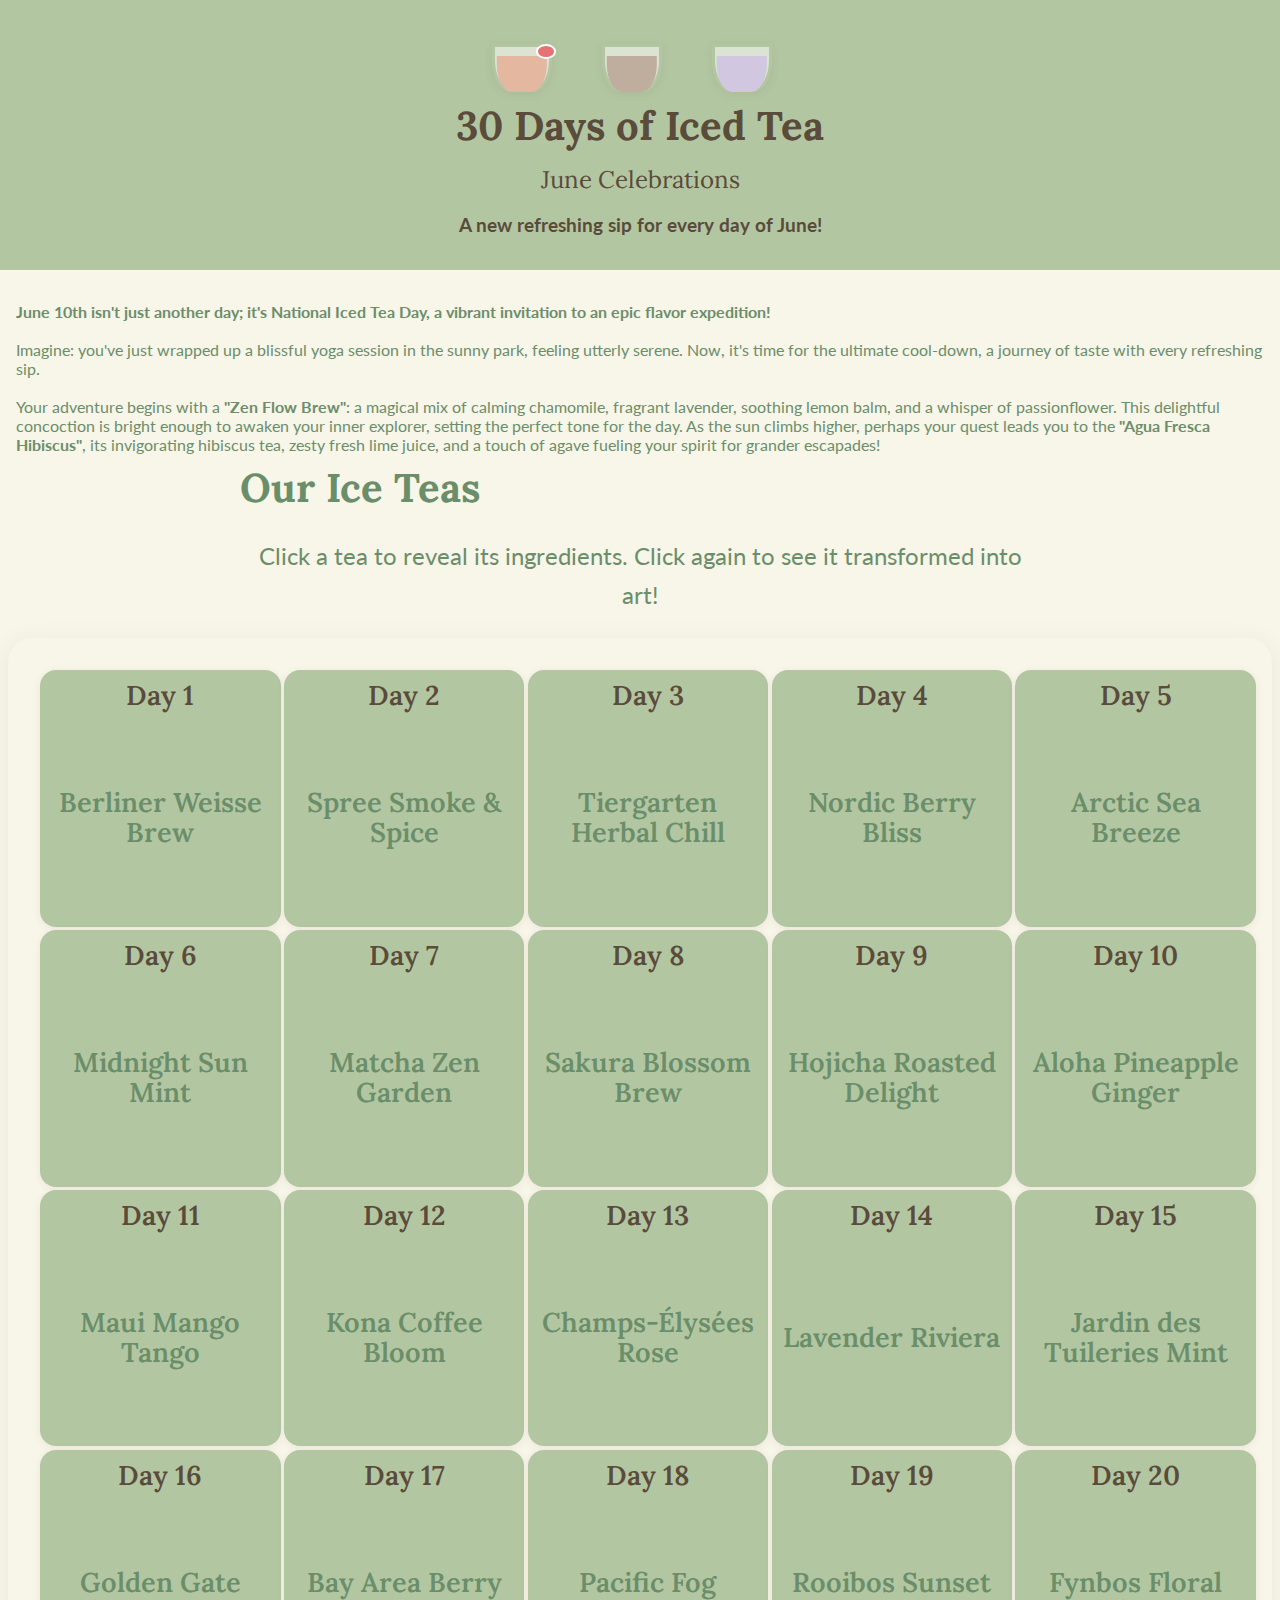
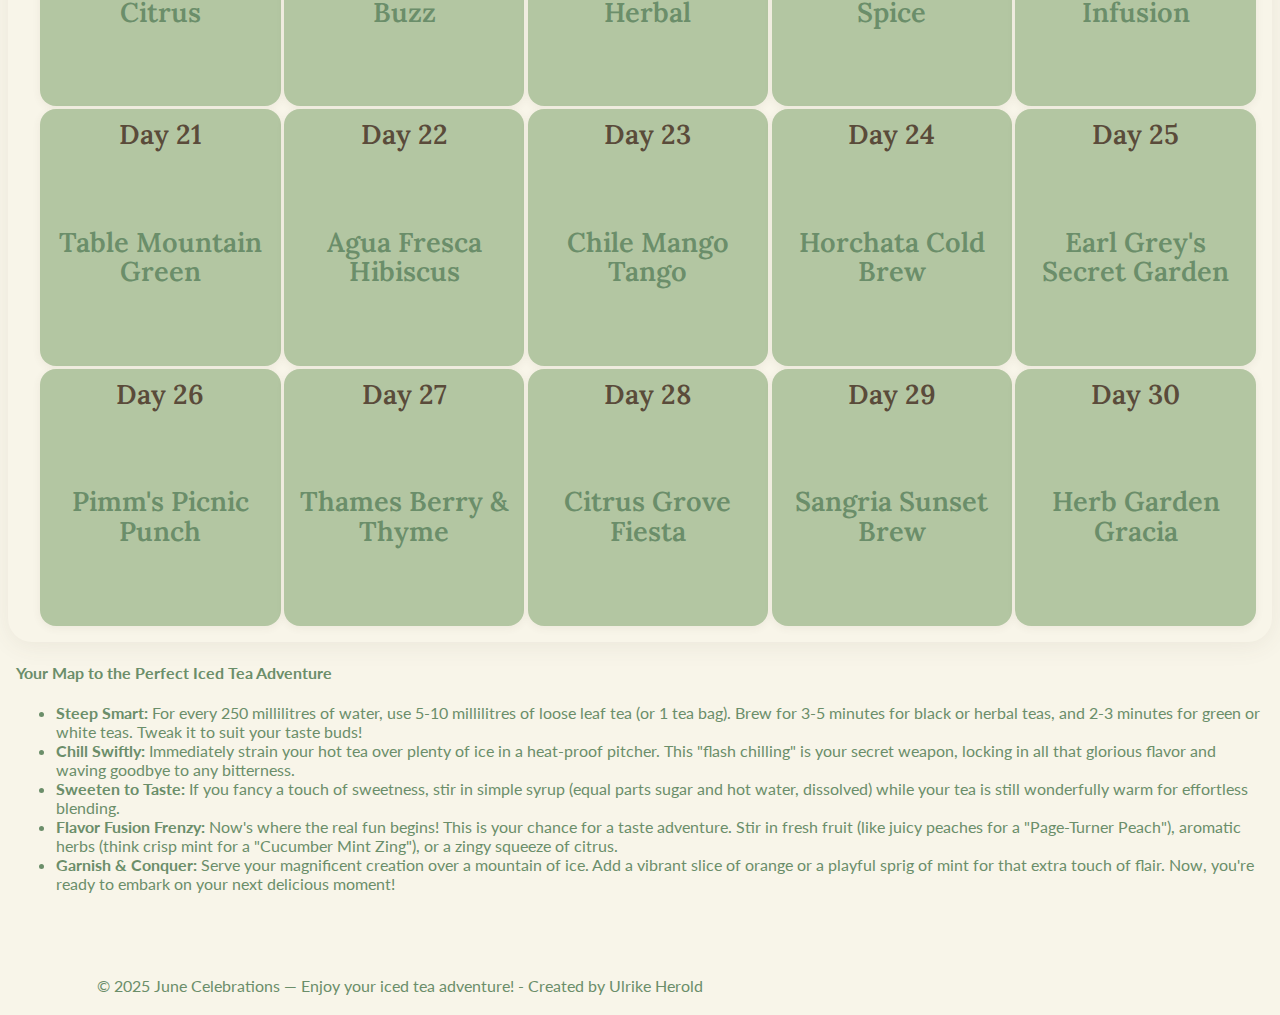
<file: index.html>
<!DOCTYPE html>
<html lang="en">
<head>
  <meta charset="UTF-8">
  <meta name="viewport" content="width=device-width, initial-scale=1.0">
  <title>30 Days of Iced Tea - June Celebrations</title>
  <!-- Lora font for headings -->
  <link rel="preconnect" href="https://fonts.googleapis.com">
  <link rel="preconnect" href="https://fonts.gstatic.com" crossorigin>
  <link href="https://fonts.googleapis.com/css2?family=Lora:ital,wght@0,400..700;1,400..700&display=swap" rel="stylesheet">
  <!-- Lato font for body -->
  <link rel="preconnect" href="https://fonts.googleapis.com">
  <link rel="preconnect" href="https://fonts.gstatic.com" crossorigin>
  <link href="https://fonts.googleapis.com/css2?family=Lato:ital,wght@0,100;0,300;0,400;0,700;0,900;1,100;1,300;1,400;1,700;1,900&display=swap" rel="stylesheet">
  <link rel="stylesheet" href="JuneCelebration/css/style.css">
</head>
<body>
  <header>
    <div class="css-iced-tea tea-1" style="width:90px;height:60px;display:inline-block;vertical-align:middle;margin-right:1rem;"><div class="fruit"></div></div>
    <div class="css-iced-tea tea-2" style="width:90px;height:60px;display:inline-block;vertical-align:middle;margin-right:1rem;"><div class="fruit"></div></div>
    <div class="css-iced-tea tea-4" style="width:90px;height:60px;display:inline-block;vertical-align:middle;margin-right:1rem;"><div class="fruit"></div></div>
   <br> <h1 style="display:inline-block;vertical-align:middle;">30 Days of Iced Tea</h1>
    <h2>June Celebrations</h2>
    <h3>A new refreshing sip for every day of June!</h3>
  </header>
  <main>

    <section class="intro-iced-tea">
      <blockquote>
        <strong>June 10th isn't just another day; it's National Iced Tea Day, a vibrant invitation to an epic flavor expedition!</strong><br><br>
        Imagine: you've just wrapped up a blissful yoga session in the sunny park, feeling utterly serene. Now, it's time for the ultimate cool-down, a journey of taste with every refreshing sip.<br><br>
        Your adventure begins with a <strong>"Zen Flow Brew"</strong>: a magical mix of calming chamomile, fragrant lavender, soothing lemon balm, and a whisper of passionflower. This delightful concoction is bright enough to awaken your inner explorer, setting the perfect tone for the day. As the sun climbs higher, perhaps your quest leads you to the <strong>"Agua Fresca Hibiscus"</strong>, its invigorating hibiscus tea, zesty fresh lime juice, and a touch of agave fueling your spirit for grander escapades!
      </blockquote>

    </section>

    <section class="our-iced-teas">
       
        <h1>Our Ice Teas</h1>
        <p>Click a tea to reveal its ingredients. Click again to see it transformed into art! </p>
    </section>

    <section class="grid-container">
      <!-- JavaScript will dynamically insert the grid items here -->
    </section>

    <section>
      <h4>Your Map to the Perfect Iced Tea Adventure</h4>
      <ul>
        <li><strong>Steep Smart:</strong> For every 250 millilitres of water, use 5-10 millilitres of loose leaf tea (or 1 tea bag). Brew for 3-5 minutes for black or herbal teas, and 2-3 minutes for green or white teas. Tweak it to suit your taste buds!</li>
        <li><strong>Chill Swiftly:</strong> Immediately strain your hot tea over plenty of ice in a heat-proof pitcher. This "flash chilling" is your secret weapon, locking in all that glorious flavor and waving goodbye to any bitterness.</li>
        <li><strong>Sweeten to Taste:</strong> If you fancy a touch of sweetness, stir in simple syrup (equal parts sugar and hot water, dissolved) while your tea is still wonderfully warm for effortless blending.</li>
        <li><strong>Flavor Fusion Frenzy:</strong> Now's where the real fun begins! This is your chance for a taste adventure. Stir in fresh fruit (like juicy peaches for a "Page-Turner Peach"), aromatic herbs (think crisp mint for a "Cucumber Mint Zing"), or a zingy squeeze of citrus.</li>
        <li><strong>Garnish & Conquer:</strong> Serve your magnificent creation over a mountain of ice. Add a vibrant slice of orange or a playful sprig of mint for that extra touch of flair. Now, you're ready to embark on your next delicious moment!</li>
      </ul>
    </section>
  </main>
  <footer>
    <p style="text-align:center;color:var(--main-body-text);font-family:'Lato',sans-serif;font-size:1rem;margin:2rem 0 1rem 0;">&copy; 2025 June Celebrations &mdash; Enjoy your iced tea adventure! - Created by Ulrike Herold</p>
  </footer>

  <script>
      // Iced tea names and ingredients for City Vibes theme
      const teas = [
        { name: "Berliner Weisse Brew", ingredients: "Green tea, raspberry puree, a hint of white balsamic vinegar." },
        { name: "Spree Smoke & Spice", ingredients: "Lapsang Souchong tea, smoked paprika, black currant." },
        { name: "Tiergarten Herbal Chill", ingredients: "Peppermint, spearmint, lemon verbena, a touch of apple." },
        { name: "Nordic Berry Bliss", ingredients: "Black tea, lingonberries, cranberries, birch sap essence." },
        { name: "Arctic Sea Breeze", ingredients: "White tea, sea buckthorn berries, a whisper of dill." },
        { name: "Midnight Sun Mint", ingredients: "Green tea, cloudberry, fresh mint leaves." },
        { name: "Matcha Zen Garden", ingredients: "Ceremonial matcha, yuzu juice, a subtle sweetness." },
        { name: "Sakura Blossom Brew", ingredients: "Green tea, cherry blossom essence, pickled cherry leaf." },
        { name: "Hojicha Roasted Delight", ingredients: "Roasted Hojicha tea, toasted rice, a hint of sesame." },
        { name: "Aloha Pineapple Ginger", ingredients: "Black tea, fresh pineapple, ginger root, lime." },
        { name: "Maui Mango Tango", ingredients: "Green tea, ripe mango, passionfruit, a touch of coconut water." },
        { name: "Kona Coffee Bloom", ingredients: "Cold brew coffee-infused black tea, macadamia nut, a hint of vanilla." },
        { name: "Champs-Élysées Rose", ingredients: "Black tea, rose petals, lychee, a touch of crème de cassis." },
        { name: "Lavender Riviera", ingredients: "White tea, lavender buds, apricot essence, a touch of honey." },
        { name: "Jardin des Tuileries Mint", ingredients: "Green tea, fresh spearmint, cucumber, elderflower." },
        { name: "Golden Gate Citrus", ingredients: "Oolong tea, Meyer lemon, blood orange, a hint of rosemary." },
        { name: "Bay Area Berry Buzz", ingredients: "Black tea, boysenberries, loganberries, a dash of sparkling water." },
        { name: "Pacific Fog Herbal", ingredients: "Chamomile, California poppy, lemon verbena, a touch of agave." },
        { name: "Rooibos Sunset Spice", ingredients: "Rooibos tea, cinnamon, star anise, dried orange peel." },
        { name: "Fynbos Floral Infusion", ingredients: "Honeybush tea, local fynbos botanicals (e.g., buchu, rooibos sprigs), a touch of wild honey." },
        { name: "Table Mountain Green", ingredients: "Green tea, indigenous Cape gooseberry, a hint of ginger." },
        { name: "Agua Fresca Hibiscus", ingredients: "Hibiscus tea, fresh lime juice, a touch of agave." },
        { name: "Chile Mango Tango", ingredients: "Black tea, ripe mango, a whisper of chili powder, lime." },
        { name: "Horchata Cold Brew", ingredients: "Rice milk-infused black tea, cinnamon, vanilla." },
        { name: "Earl Grey's Secret Garden", ingredients: "Earl Grey tea, cucumber ribbons, a touch of elderflower." },
        { name: "Pimm's Picnic Punch", ingredients: "Black tea, strawberry, orange, mint, a hint of gin botanical essence (non-alcoholic)." },
        { name: "Thames Berry & Thyme", ingredients: "Black tea, blackcurrant, redcurrant, fresh thyme." },
        { name: "Citrus Grove Fiesta", ingredients: "Green tea, Valencia oranges, lemons, a hint of saffron." },
        { name: "Sangria Sunset Brew", ingredients: "Rooibos tea, mixed red fruits, orange slices, a touch of cinnamon." },
        { name: "Herb Garden Gracia", ingredients: "White tea, fresh rosemary, thyme, a squeeze of lemon." }
      ];

      // Replace grid content dynamically
      document.addEventListener('DOMContentLoaded', function() {
        const grid = document.querySelector('.grid-container');
        grid.innerHTML = '';
        teas.forEach((tea, i) => {
          const cell = document.createElement('div');
          cell.className = 'grid-item';
          cell.setAttribute('data-state', 'name');
          cell.setAttribute('data-index', i);
          cell.style.cursor = 'pointer';
          cell.innerHTML = `<span class="day-label">Day ${i+1}</span><div class="tea-content">${tea.name}</div>`;

          // Hover: show name
          cell.addEventListener('mouseenter', function() {
            if (cell.getAttribute('data-state') === 'name') {
              cell.querySelector('.tea-content').textContent = tea.name;
            }
          });
          cell.addEventListener('mouseleave', function() {
            if (cell.getAttribute('data-state') === 'name') {
              cell.querySelector('.tea-content').textContent = tea.name;
            }
          });

          // Click: cycle state (name -> ingredients -> css art -> name ...)
          cell.addEventListener('click', function() {
            let state = cell.getAttribute('data-state');
            if (state === 'name') {
              cell.querySelector('.tea-content').textContent = tea.ingredients;
              cell.setAttribute('data-state', 'ingredients');
            } else if (state === 'ingredients') {
              // Show CSS iced tea art with unique accent for each tea
              let accent = '';
              if (i === 0) accent = '<div class="fruit"></div>';
              if (i === 1) accent = '<div class="spice"></div>';
              if (i === 2) accent = '<div class="mint"></div>';
              if (i === 3) accent = '<div class="berry"></div>';
              if (i === 4) accent = '<div class="lemon"></div>';
              if (i === 5) accent = '<div class="mint"></div>';
              if (i === 6) accent = '<div class="yuzu"></div>';
              if (i === 7) accent = '<div class="blossom"></div>';
              if (i === 8) accent = '<div class="rice"></div>';
              if (i === 9) accent = '<div class="pineapple"></div>';
              if (i === 10) accent = '<div class="mango"></div>';
              if (i === 11) accent = '<div class="bean"></div>';
              if (i === 12) accent = '<div class="petal"></div>';
              if (i === 13) accent = '<div class="lavender"></div>';
              if (i === 14) accent = '<div class="cucumber"></div>';
              if (i === 15) accent = '<div class="orange"></div>';
              if (i === 16) accent = '<div class="berry"></div>';
              if (i === 17) accent = '<div class="fog"></div>';
              if (i === 18) accent = '<div class="spice"></div>';
              if (i === 19) accent = '<div class="flower"></div>';
              if (i === 20) accent = '<div class="gooseberry"></div>';
              if (i === 21) accent = '<div class="hibiscus"></div>';
              if (i === 22) accent = '<div class="chili"></div>';
              if (i === 23) accent = '<div class="cinnamon"></div>';
              if (i === 24) accent = '<div class="cucumber"></div>';
              if (i === 25) accent = '<div class="orange"></div>';
              if (i === 26) accent = '<div class="thyme"></div>';
              if (i === 27) accent = '<div class="lemon"></div>';
              if (i === 28) accent = '<div class="fruit"></div>';
              if (i === 29) accent = '<div class="herb"></div>';
              cell.querySelector('.tea-content').innerHTML = `<div class="css-iced-tea tea-${i+1}">${accent}</div>`;
              cell.setAttribute('data-state', 'cssart');
            } else {
              cell.querySelector('.tea-content').textContent = tea.name;
              cell.setAttribute('data-state', 'name');
            }
          });

          grid.appendChild(cell);
        });
      });
    </script>


</body>
</html>
</file>
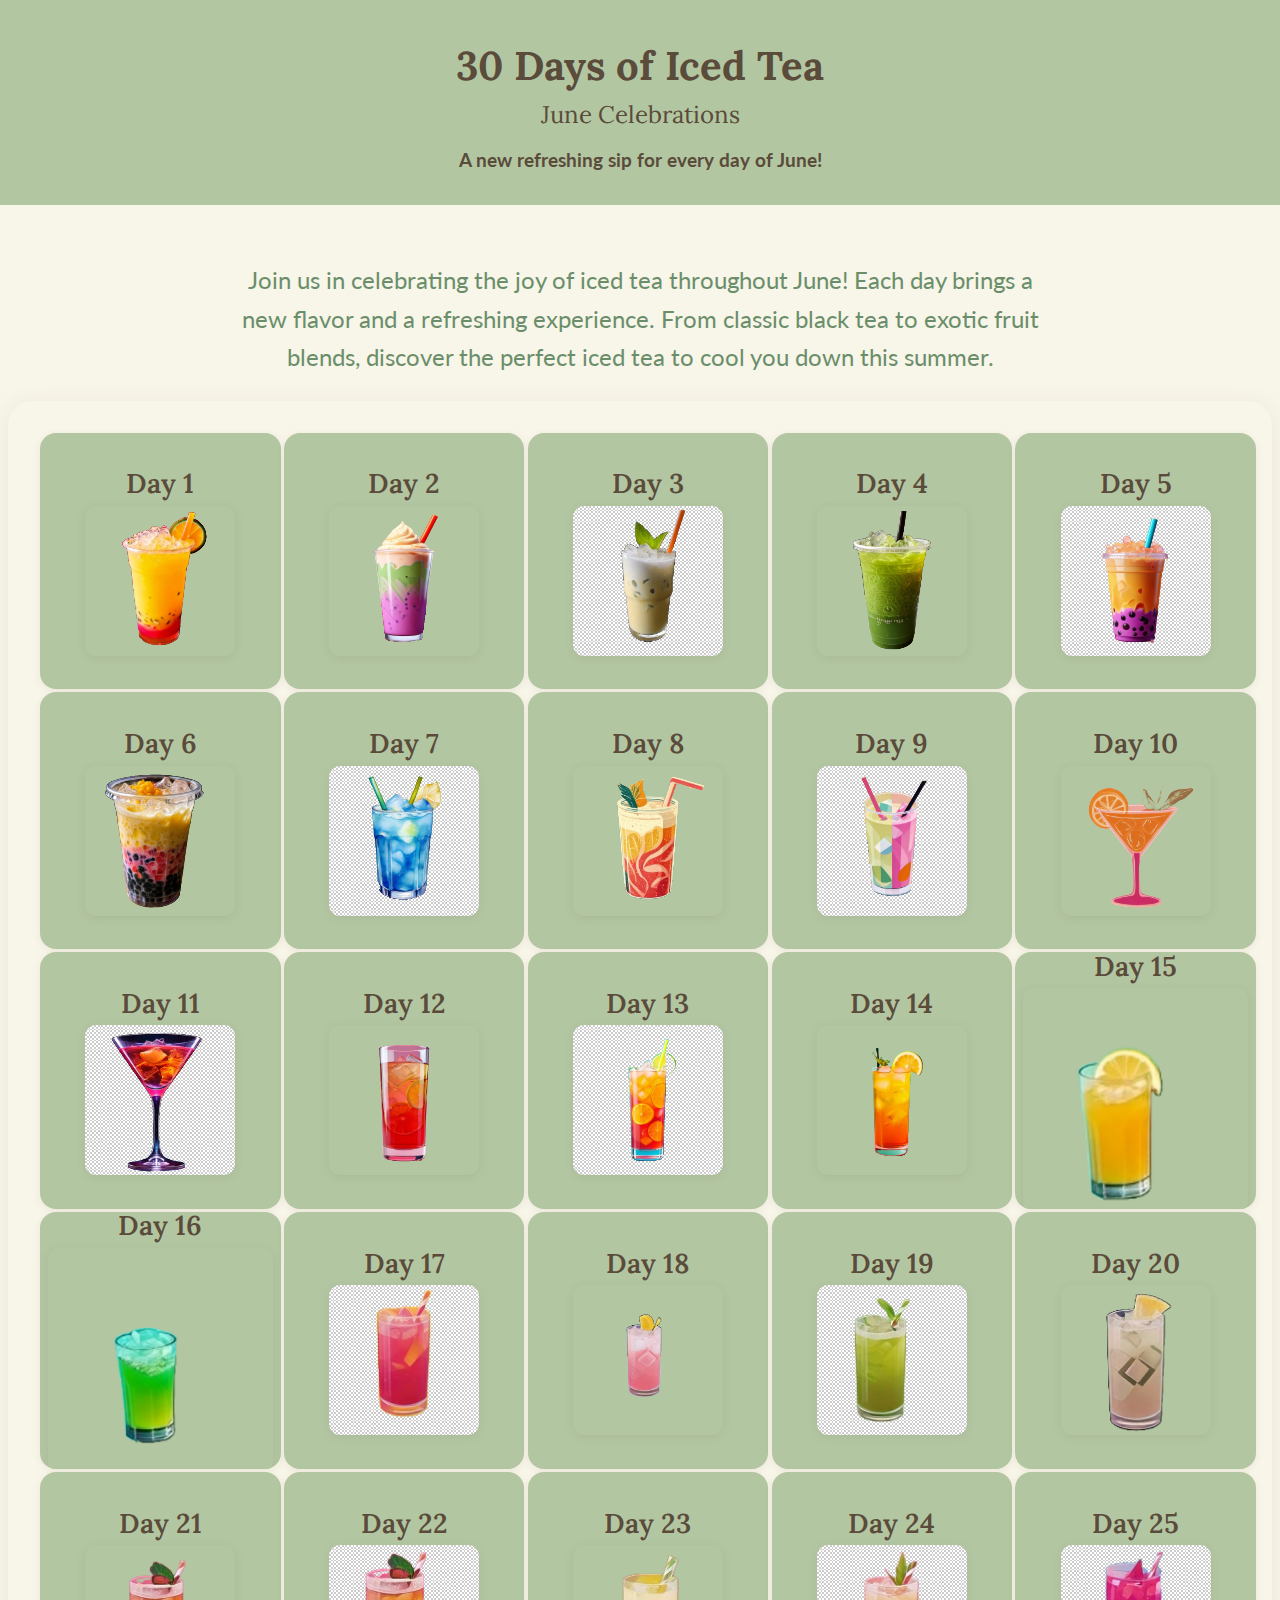
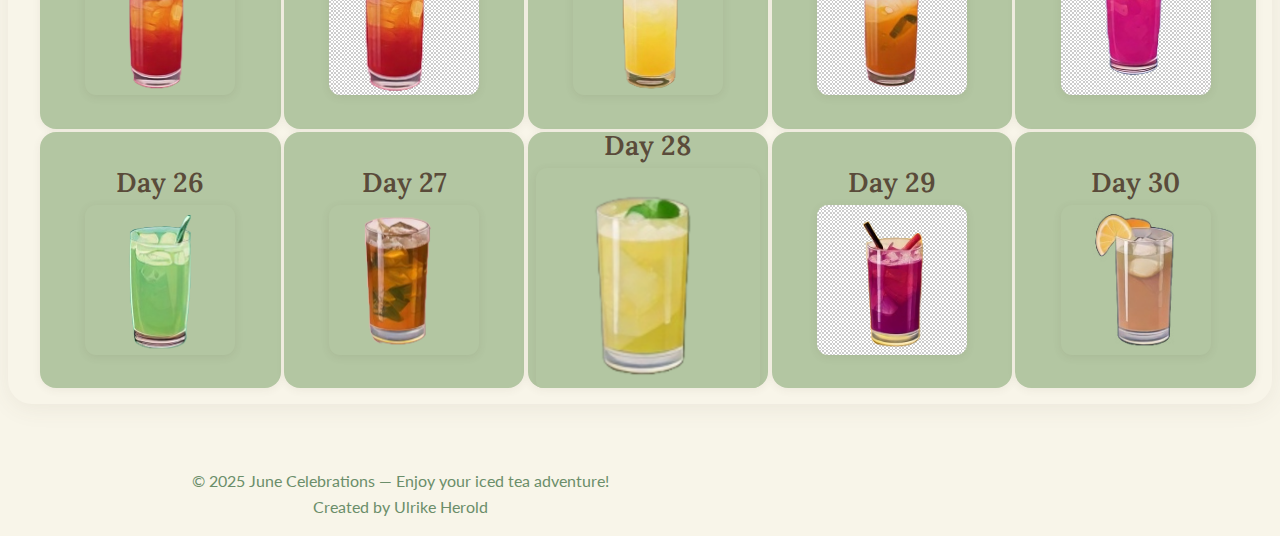
<file: FrontendChallengeJuneCelebrations/ice-tea-theme.html>
<!DOCTYPE html>
<html lang="en">
<head>
  <meta charset="UTF-8">
  <meta name="viewport" content="width=device-width, initial-scale=1.0">
  <title>30 Days of Iced Tea - June Celebrations</title>
  <!-- Lora font for headings -->
  <link rel="preconnect" href="https://fonts.googleapis.com">
  <link rel="preconnect" href="https://fonts.gstatic.com" crossorigin>
  <link href="https://fonts.googleapis.com/css2?family=Lora:ital,wght@0,400..700;1,400..700&display=swap" rel="stylesheet">
  <!-- Lato font for body -->
  <link rel="preconnect" href="https://fonts.googleapis.com">
  <link rel="preconnect" href="https://fonts.gstatic.com" crossorigin>
  <link href="https://fonts.googleapis.com/css2?family=Lato:ital,wght@0,100;0,300;0,400;0,700;0,900;1,100;1,300;1,400;1,700;1,900&display=swap" rel="stylesheet">
  <link rel="stylesheet" href="ice-tea-theme.css">
</head>
<body>
  <header>
    <h1>30 Days of Iced Tea</h1>
    <h2>June Celebrations</h2>
    <h3>A new refreshing sip for every day of June!</h3>
  </header>
  <main>

    <p class="intro-text">Join us in celebrating the joy of iced tea throughout June! Each day brings a new flavor and a refreshing experience. From classic black tea to exotic fruit blends, discover the perfect iced tea to cool you down this summer.</p>
    <section class="grid-container">
      <!-- 6 rows x 5 columns grid, 30 images -->
      <!-- Images will be inserted here -->
      <div class="grid-item"><span class="day-label">Day 1</span><img src="IceTeapics/IceTea-1.png" alt="Iced Tea Day 1"></div>
      <div class="grid-item"><span class="day-label">Day 2</span><img src="IceTeapics/IceTea-3.png" alt="Iced Tea Day 2"></div>
      <div class="grid-item"><span class="day-label">Day 3</span><img src="IceTeapics/IceTea-4.png" alt="Iced Tea Day 3"></div>
      <div class="grid-item"><span class="day-label">Day 4</span><img src="IceTeapics/IceTea-5.png" alt="Iced Tea Day 4"></div>
      <div class="grid-item"><span class="day-label">Day 5</span><img src="IceTeapics/IceTea-6.png" alt="Iced Tea Day 5"></div>
      <div class="grid-item"><span class="day-label">Day 6</span><img src="IceTeapics/IceTea-7.png" alt="Iced Tea Day 6"></div>
      <div class="grid-item"><span class="day-label">Day 7</span><img src="IceTeapics/IceTea-8.png" alt="Iced Tea Day 7"></div>
      <div class="grid-item"><span class="day-label">Day 8</span><img src="IceTeapics/IceTea-9.png" alt="Iced Tea Day 8"></div>
      <div class="grid-item"><span class="day-label">Day 9</span><img src="IceTeapics/IceTea-10.png" alt="Iced Tea Day 9"></div>
      <div class="grid-item"><span class="day-label">Day 10</span><img src="IceTeapics/IceTea-11.png" alt="Iced Tea Day 10"></div>
      <div class="grid-item"><span class="day-label">Day 11</span><img src="IceTeapics/IceTea-12.png" alt="Iced Tea Day 11"></div>
      <div class="grid-item"><span class="day-label">Day 12</span><img src="IceTeapics/IceTea-13.png" alt="Iced Tea Day 12"></div>
      <div class="grid-item"><span class="day-label">Day 13</span><img src="IceTeapics/IceTea-14.png" alt="Iced Tea Day 13"></div>
      <div class="grid-item"><span class="day-label">Day 14</span><img src="IceTeapics/IceTea-15.png" alt="Iced Tea Day 14"></div>
      <div class="grid-item"><span class="day-label">Day 15</span><img src="IceTeapics/IchTea02-3.png" alt="Iced Tea Day 15"></div>
      <div class="grid-item"><span class="day-label">Day 16</span><img src="IceTeapics/IchTea02-5.png" alt="Iced Tea Day 16"></div>
      <div class="grid-item"><span class="day-label">Day 17</span><img src="IceTeapics/IchTea02-8.png" alt="Iced Tea Day 17"></div>
      <div class="grid-item"><span class="day-label">Day 18</span><img src="IceTeapics/IchTea02-9.png" alt="Iced Tea Day 18"></div>
      <div class="grid-item"><span class="day-label">Day 19</span><img src="IceTeapics/IchTea02-10.png" alt="Iced Tea Day 19"></div>
      <div class="grid-item"><span class="day-label">Day 20</span><img src="IceTeapics/IchTea02-11.png" alt="Iced Tea Day 20"></div>
      <div class="grid-item"><span class="day-label">Day 21</span><img src="IceTeapics/IchTea02-13.png" alt="Iced Tea Day 21"></div>
      <div class="grid-item"><span class="day-label">Day 22</span><img src="IceTeapics/IchTea02-14.png" alt="Iced Tea Day 22"></div>
      <div class="grid-item"><span class="day-label">Day 23</span><img src="IceTeapics/IchTea02-15.png" alt="Iced Tea Day 23"></div>
      <div class="grid-item"><span class="day-label">Day 24</span><img src="IceTeapics/IchTea02-16.png" alt="Iced Tea Day 24"></div>
      <div class="grid-item"><span class="day-label">Day 25</span><img src="IceTeapics/IchTea02-18.png" alt="Iced Tea Day 25"></div>
      <div class="grid-item"><span class="day-label">Day 26</span><img src="IceTeapics/IchTea02-19.png" alt="Iced Tea Day 26"></div>
      <div class="grid-item"><span class="day-label">Day 27</span><img src="IceTeapics/IchTea02-21.png" alt="Iced Tea Day 27"></div>
      <div class="grid-item"><span class="day-label">Day 28</span><img src="IceTeapics/IchTea02-22.png" alt="Iced Tea Day 28"></div>
      <div class="grid-item"><span class="day-label">Day 29</span><img src="IceTeapics/IchTea02-23.png" alt="Iced Tea Day 29"></div>
      <div class="grid-item"><span class="day-label">Day 30</span><img src="IceTeapics/IchTea02-24.png" alt="Iced Tea Day 30"></div>
    </section>
  </main>
  <footer>
    <p style="text-align:center;color:var(--main-body-text);font-family:'Lato',sans-serif;font-size:1rem;margin:2rem 0 1rem 0;">&copy; 2025 June Celebrations &mdash; Enjoy your iced tea adventure!<br>Created by Ulrike Herold</p>
  </footer>
</body>
</html>
</file>
<file: JuneCelebration/css/style.css>
/* Iced Tea Homepage Color Theme: "Leafy Serenity" */
:root {
  --primary-accent: #F8F5E9;
  --secondary-accent: #B3C6A2;
  --main-body-text: #6B8E6A;
  --highlight-cta: #C8A88B;
  --dark-contrast: #5A4B3A;
}

body {
  background: var(--primary-accent);
  color: var(--main-body-text);
  font-family: 'Lato', sans-serif;
  margin: 0;
  padding: 0;
}

header {
  text-align: center;
  padding: 2rem 1rem 1rem 1rem;
  background: var(--secondary-accent);
  color: var(--dark-contrast);
}

h1, h2 {
  font-family: 'Lora', serif;
  margin: 0.2em 0;
}

h1 {
  font-size: 2.5rem;
  font-weight: 700;
}

h2 {
  font-size: 1.5rem;
  font-weight: 400;
  text-align: center;
}

.our-ice-teas {
  display: flex;
  flex-direction: column;
  align-items: center;
  justify-content: center;
  padding: 1rem;
}

main {
  display: flex;
  flex-direction: column;
  align-items: center;
  padding: 2rem 1rem;
}
p {
  font-size: 1.5rem;
  line-height: 1.6;
  color: var(--main-body-text);
  max-width: 800px;
  text-align: center;
}
.instructions {
  font-size: 1.2rem;
  color: var(--main-body-text);
  background: var(--primary-accent);
  border-left: 4px solid var(--highlight-cta);
  padding: 0.7em 1em;
  margin: 1em 0 2em 0;
  border-radius: 0.5em;
  text-align: center;
}


.tea-content {
  display: flex;
  flex-direction: column;
  align-items: center;
  justify-content: center;
  text-align: center;
  padding: 1rem;
}

.grid-container {
  display: grid;
  grid-template-columns: repeat(5, 1fr);
  grid-template-rows: repeat(6, 1fr);
  gap: 1.2rem;
  width: 100%;
  max-width: 1200px;
  background: var(--primary-accent);
  border-radius: 1.5rem;
  box-shadow: 0 4px 24px rgba(90, 75, 58, 0.08);
  padding: 2rem;
}

.grid-item {
  background: var(--secondary-accent);
  border-radius: 1rem;
  box-shadow: 0 2px 8px rgba(90, 75, 58, 0.07);
  display: flex;
  flex-direction: column;
  align-items: center;
  justify-content: center;
  padding: 0.5rem;
  transition: transform 0.15s, box-shadow 0.15s;
  aspect-ratio: 1 / 1;
  min-width: 0;
  min-height: 0;
  height: 100%;
  width: 100%;
  overflow: hidden;
}

.grid-item .tea-content {
  width: 100%;
  height: 100%;
  object-fit: contain;
  display: flex;
  align-items: center;
  justify-content: center;
}

.grid-item img {
  max-width: 100%;
  max-height: 100%;
  border-radius: 0.7rem;
  margin-bottom: 0;
  box-shadow: 0 2px 8px rgba(90, 75, 58, 0.10);
  background: var(--secondary-accent);
}

.grid-item .day-label {
  font-family: 'Lora', serif;
  font-size: 1.7rem;
  color: var(--dark-contrast);
  font-weight: 600;
  margin-bottom: 0.2em;
}

.css-iced-tea {
  width: 80%;
  height: 80%;
  margin: 0 auto;
  display: flex;
  align-items: flex-end;
  justify-content: center;
  position: relative;
}

.css-iced-tea::before {
  content: '';
  display: block;
  position: absolute;
  left: 50%;
  bottom: 0;
  transform: translateX(-50%);
  width: 60%;
  height: 70%;
  background: #fff8;
  border-radius: 0 0 1.2em 1.2em/0 0 2em 2em;
  border: 3px solid #b3c6a2;
  box-shadow: 0 2px 8px rgba(90,75,58,0.10);
  z-index: 1;
}

.css-iced-tea::after {
  content: '';
  display: block;
  position: absolute;
  left: 50%;
  bottom: 0;
  transform: translateX(-50%);
  width: 56%;
  height: 60%;
  background: var(--tea-color, #c8a88b);
  border-radius: 0 0 1em 1em/0 0 1.7em 1.7em;
  z-index: 2;
}

/* Tea 1: Berliner Weisse Brew - pinkish, berry slice */
.css-iced-tea.tea-1::after { --tea-color: #e3b7a0; }
.css-iced-tea.tea-1 .fruit {
  position: absolute; left: 65%; bottom: 55%; width: 18%; height: 18%; background: #e57373; border-radius: 50%; border: 2px solid #fff; z-index: 5;
}

/* Tea 2: Spree Smoke & Spice - smoky, dark, with a spice stick */
.css-iced-tea.tea-2::after { --tea-color: #bfae9e; }
.css-iced-tea.tea-2 .spice {
  position: absolute; left: 40%; bottom: 60%; width: 6%; height: 30%; background: #8d6748; border-radius: 0.2em; z-index: 5; transform: rotate(-15deg);
}

/* Tea 3: Tiergarten Herbal Chill - green, mint leaf */
.css-iced-tea.tea-3::after { --tea-color: #b3c6a2; }
.css-iced-tea.tea-3 .mint {
  position: absolute; left: 60%; bottom: 65%; width: 16%; height: 10%; background: #6b8e6a; border-radius: 60% 40% 60% 40%/60% 40% 60% 40%; z-index: 5; transform: rotate(-20deg);
}

/* Tea 4: Nordic Berry Bliss - purple, berry cluster */
.css-iced-tea.tea-4::after { --tea-color: #d1c7e0; }
.css-iced-tea.tea-4 .berry {
  position: absolute; left: 55%; bottom: 60%; width: 8%; height: 8%; background: #a259c6; border-radius: 50%; z-index: 5; box-shadow: 10px 0 #c06cc6, 20px 0 #e6b6e2;
}

/* Tea 5: Arctic Sea Breeze - pale, lemon slice */
.css-iced-tea.tea-5::after { --tea-color: #e6e2b6; }
.css-iced-tea.tea-5 .lemon {
  position: absolute; left: 70%; bottom: 60%; width: 16%; height: 16%; background: #ffe066; border-radius: 50%; border: 2px solid #fff; z-index: 5;
}

/* Tea 6: Midnight Sun Mint - green, mint sprig */
.css-iced-tea.tea-6::after { --tea-color: #b2e6b6; }
.css-iced-tea.tea-6 .mint {
  position: absolute; left: 60%; bottom: 65%; width: 16%; height: 10%; background: #6b8e6a; border-radius: 60% 40% 60% 40%/60% 40% 60% 40%; z-index: 5; transform: rotate(10deg);
}

/* Tea 7: Matcha Zen Garden - matcha green, with a dot for yuzu */
.css-iced-tea.tea-7::after { --tea-color: #b6e6b2; }
.css-iced-tea.tea-7 .yuzu {
  position: absolute; left: 65%; bottom: 60%; width: 10%; height: 10%; background: #ffe066; border-radius: 50%; z-index: 5;
}

/* Tea 8: Sakura Blossom Brew - pink, blossom */
.css-iced-tea.tea-8::after { --tea-color: #f7c6d9; }
.css-iced-tea.tea-8 .blossom {
  position: absolute; left: 60%; bottom: 60%; width: 16%; height: 16%; background: #fff0f6; border-radius: 50%; z-index: 5; box-shadow: 0 0 0 2px #f7c6d9;
}

/* Tea 9: Hojicha Roasted Delight - brown, rice grains */
.css-iced-tea.tea-9::after { --tea-color: #bfae9e; }
.css-iced-tea.tea-9 .rice {
  position: absolute; left: 60%; bottom: 60%; width: 12%; height: 4%; background: #e6d3b3; border-radius: 50%; z-index: 5; box-shadow: 8px 0 #bfae9e;
}

/* Tea 10: Aloha Pineapple Ginger - yellow, pineapple wedge */
.css-iced-tea.tea-10::after { --tea-color: #ffe066; }
.css-iced-tea.tea-10 .pineapple {
  position: absolute; left: 65%; bottom: 60%; width: 14%; height: 14%; background: #ffe066; border-radius: 0 0 70% 70%; z-index: 5; border: 2px solid #fff;
}

/* Tea 11: Maui Mango Tango - orange, mango chunk */
.css-iced-tea.tea-11::after { --tea-color: #ffd580; }
.css-iced-tea.tea-11 .mango {
  position: absolute; left: 68%; bottom: 62%; width: 14%; height: 10%; background: #ffb347; border-radius: 40% 60% 60% 40%/60% 40% 60% 40%; z-index: 5;
}

/* Tea 12: Kona Coffee Bloom - coffee brown, coffee bean */
.css-iced-tea.tea-12::after { --tea-color: #bfae9e; }
.css-iced-tea.tea-12 .bean {
  position: absolute; left: 60%; bottom: 60%; width: 10%; height: 16%; background: #6b4f2a; border-radius: 50% 50% 50% 50%/60% 40% 60% 40%; z-index: 5;
}

/* Tea 13: Champs-Élysées Rose - rose pink, rose petal */
.css-iced-tea.tea-13::after { --tea-color: #f7c6d9; }
.css-iced-tea.tea-13 .petal {
  position: absolute; left: 65%; bottom: 60%; width: 14%; height: 10%; background: #f7a6c6; border-radius: 60% 40% 60% 40%/60% 40% 60% 40%; z-index: 5;
}

/* Tea 14: Lavender Riviera - lavender, lavender sprig */
.css-iced-tea.tea-14::after { --tea-color: #e6d3f7; }
.css-iced-tea.tea-14 .lavender {
  position: absolute; left: 60%; bottom: 65%; width: 6%; height: 22%; background: #b39ddb; border-radius: 40%; z-index: 5;
}

/* Tea 15: Jardin des Tuileries Mint - green, cucumber slice */
.css-iced-tea.tea-15::after { --tea-color: #b3c6a2; }
.css-iced-tea.tea-15 .cucumber {
  position: absolute; left: 70%; bottom: 60%; width: 14%; height: 14%; background: #d0f5c7; border-radius: 50%; border: 2px solid #b3c6a2; z-index: 5;
}

/* Tea 16: Golden Gate Citrus - orange, orange wedge */
.css-iced-tea.tea-16::after { --tea-color: #ffb347; }
.css-iced-tea.tea-16 .orange {
  position: absolute; left: 65%; bottom: 60%; width: 14%; height: 14%; background: #ff9800; border-radius: 0 0 70% 70%; z-index: 5; border: 2px solid #fff;
}

/* Tea 17: Bay Area Berry Buzz - berry purple, berry dot */
.css-iced-tea.tea-17::after { --tea-color: #c06cc6; }
.css-iced-tea.tea-17 .berry {
  position: absolute; left: 60%; bottom: 60%; width: 10%; height: 10%; background: #a259c6; border-radius: 50%; z-index: 5;
}

/* Tea 18: Pacific Fog Herbal - pale blue, fog swirl */
.css-iced-tea.tea-18::after { --tea-color: #dbeafe; }
.css-iced-tea.tea-18 .fog {
  position: absolute; left: 60%; bottom: 65%; width: 18%; height: 8%; background: #b3c6e6; border-radius: 50%; z-index: 5; opacity: 0.7;
}

/* Tea 19: Rooibos Sunset Spice - red, spice dot */
.css-iced-tea.tea-19::after { --tea-color: #c97a63; }
.css-iced-tea.tea-19 .spice {
  position: absolute; left: 65%; bottom: 60%; width: 8%; height: 8%; background: #a2592a; border-radius: 50%; z-index: 5;
}

/* Tea 20: Fynbos Floral Infusion - floral yellow, flower */
.css-iced-tea.tea-20::after { --tea-color: #ffe066; }
.css-iced-tea.tea-20 .flower {
  position: absolute; left: 60%; bottom: 60%; width: 14%; height: 14%; background: #fffbe6; border-radius: 50%; z-index: 5; box-shadow: 0 0 0 2px #ffe066;
}

/* Tea 21: Table Mountain Green - green, gooseberry */
.css-iced-tea.tea-21::after { --tea-color: #b3c6a2; }
.css-iced-tea.tea-21 .gooseberry {
  position: absolute; left: 65%; bottom: 60%; width: 10%; height: 10%; background: #c6e6b3; border-radius: 50%; z-index: 5;
}

/* Tea 22: Agua Fresca Hibiscus - hibiscus pink, hibiscus flower */
.css-iced-tea.tea-22::after { --tea-color: #f7a6c6; }
.css-iced-tea.tea-22 .hibiscus {
  position: absolute; left: 60%; bottom: 60%; width: 16%; height: 16%; background: #f7c6d9; border-radius: 50%; z-index: 5; box-shadow: 0 0 0 2px #f7a6c6;
}

/* Tea 23: Chile Mango Tango - orange, chili */
.css-iced-tea.tea-23::after { --tea-color: #ffb347; }
.css-iced-tea.tea-23 .chili {
  position: absolute; left: 70%; bottom: 65%; width: 8%; height: 18%; background: #e57373; border-radius: 40% 60% 60% 40%/60% 40% 60% 40%; z-index: 5; transform: rotate(-20deg);
}

/* Tea 24: Horchata Cold Brew - creamy, cinnamon stick */
.css-iced-tea.tea-24::after { --tea-color: #f7e6c6; }
.css-iced-tea.tea-24 .cinnamon {
  position: absolute; left: 40%; bottom: 60%; width: 6%; height: 30%; background: #bfae9e; border-radius: 0.2em; z-index: 5; transform: rotate(-10deg);
}

/* Tea 25: Earl Grey's Secret Garden - grey, cucumber */
.css-iced-tea.tea-25::after { --tea-color: #bfc6c6; }
.css-iced-tea.tea-25 .cucumber {
  position: absolute; left: 70%; bottom: 60%; width: 14%; height: 14%; background: #d0f5c7; border-radius: 50%; border: 2px solid #b3c6a2; z-index: 5;
}

/* Tea 26: Pimm's Picnic Punch - red, orange slice */
.css-iced-tea.tea-26::after { --tea-color: #ffb347; }
.css-iced-tea.tea-26 .orange {
  position: absolute; left: 65%; bottom: 60%; width: 14%; height: 14%; background: #ff9800; border-radius: 0 0 70% 70%; z-index: 5; border: 2px solid #fff;
}

/* Tea 27: Thames Berry & Thyme - purple, thyme sprig */
.css-iced-tea.tea-27::after { --tea-color: #c06cc6; }
.css-iced-tea.tea-27 .thyme {
  position: absolute; left: 60%; bottom: 65%; width: 6%; height: 22%; background: #6b8e6a; border-radius: 40%; z-index: 5;
}

/* Tea 28: Citrus Grove Fiesta - yellow, lemon slice */
.css-iced-tea.tea-28::after { --tea-color: #ffe066; }
.css-iced-tea.tea-28 .lemon {
  position: absolute; left: 70%; bottom: 60%; width: 16%; height: 16%; background: #ffe066; border-radius: 50%; border: 2px solid #fff; z-index: 5;
}

/* Tea 29: Sangria Sunset Brew - red, fruit dot */
.css-iced-tea.tea-29::after { --tea-color: #c97a63; }
.css-iced-tea.tea-29 .fruit {
  position: absolute; left: 65%; bottom: 55%; width: 18%; height: 18%; background: #e57373; border-radius: 50%; border: 2px solid #fff; z-index: 5;
}

/* Tea 30: Herb Garden Gracia - green, herb sprig */
.css-iced-tea.tea-30::after { --tea-color: #b3c6a2; }
.css-iced-tea.tea-30 .herb {
  position: absolute; left: 60%; bottom: 65%; width: 10%; height: 22%; background: #6b8e6a; border-radius: 40%; z-index: 5;
}

/* Make tea name larger in grid when showing name and use a fixed color for consistency */
.grid-item[data-state="name"] .tea-content {
  font-size: 1.7rem;
  font-family: 'Lora', serif;
  font-weight: 600;
  color: var(--tea-color, #6b8e6a);
  line-height: 1.1;
}

@media (max-width: 900px) {
  .grid-container {
    grid-template-columns: repeat(3, 1fr);
    grid-template-rows: repeat(10, 1fr);
    padding: 1rem;
  }
}

@media (max-width: 600px) {
  .grid-container {
    grid-template-columns: repeat(2, 1fr);
    grid-template-rows: repeat(15, 1fr);
    padding: 0.5rem;
  }
}

blockquote {
  border-left: none;
  margin: 0;
  padding: 0;
}
</file>
<file: FrontendChallengeJuneCelebrations/ice-tea-theme.css>
/* Iced Tea Homepage Color Theme: "Leafy Serenity" */
:root {
  --primary-accent: #F8F5E9;
  --secondary-accent: #B3C6A2;
  --main-body-text: #6B8E6A;
  --highlight-cta: #C8A88B;
  --dark-contrast: #5A4B3A;
}

body {
  background: var(--primary-accent);
  color: var(--main-body-text);
  font-family: 'Lato', sans-serif;
  margin: 0;
  padding: 0;
}

header {
  text-align: center;
  padding: 2rem 1rem 1rem 1rem;
  background: var(--secondary-accent);
  color: var(--dark-contrast);
}

h1, h2 {
  font-family: 'Lora', serif;
  margin: 0.2em 0;
}

h1 {
  font-size: 2.5rem;
  font-weight: 700;
}

h2 {
  font-size: 1.5rem;
  font-weight: 400;
  text-align: center;
}

.our-ice-teas {
  display: flex;
  flex-direction: column;
  align-items: center;
  justify-content: center;
  padding: 1rem;
}

main {
  display: flex;
  flex-direction: column;
  align-items: center;
  padding: 2rem 1rem;
}
p {
  font-size: 1.5rem;
  line-height: 1.6;
  color: var(--main-body-text);
  max-width: 800px;
  text-align: center;
}
.instructions {
  font-size: 1.2rem;
  color: var(--main-body-text);
  background: var(--primary-accent);
  border-left: 4px solid var(--highlight-cta);
  padding: 0.7em 1em;
  margin: 1em 0 2em 0;
  border-radius: 0.5em;
  text-align: center;
}


.tea-content {
  display: flex;
  flex-direction: column;
  align-items: center;
  justify-content: center;
  text-align: center;
  padding: 1rem;
}

.grid-container {
  display: grid;
  grid-template-columns: repeat(5, 1fr);
  grid-template-rows: repeat(6, 1fr);
  gap: 1.2rem;
  width: 100%;
  max-width: 1200px;
  background: var(--primary-accent);
  border-radius: 1.5rem;
  box-shadow: 0 4px 24px rgba(90, 75, 58, 0.08);
  padding: 2rem;
}

.grid-item {
  background: var(--secondary-accent);
  border-radius: 1rem;
  box-shadow: 0 2px 8px rgba(90, 75, 58, 0.07);
  display: flex;
  flex-direction: column;
  align-items: center;
  justify-content: center;
  padding: 0.5rem;
  transition: transform 0.15s, box-shadow 0.15s;
  aspect-ratio: 1 / 1;
  min-width: 0;
  min-height: 0;
  height: 100%;
  width: 100%;
  overflow: hidden;
}

.grid-item .tea-content {
  width: 100%;
  height: 100%;
  object-fit: contain;
  display: flex;
  align-items: center;
  justify-content: center;
}

.grid-item img {
  max-width: 100%;
  max-height: 100%;
  border-radius: 0.7rem;
  margin-bottom: 0;
  box-shadow: 0 2px 8px rgba(90, 75, 58, 0.10);
  background: var(--secondary-accent);
}

.grid-item .day-label {
  font-family: 'Lora', serif;
  font-size: 1.7rem;
  color: var(--dark-contrast);
  font-weight: 600;
  margin-bottom: 0.2em;
}

.css-iced-tea {
  width: 80%;
  height: 80%;
  margin: 0 auto;
  display: flex;
  align-items: flex-end;
  justify-content: center;
  position: relative;
}

.css-iced-tea::before {
  content: '';
  display: block;
  position: absolute;
  left: 50%;
  bottom: 0;
  transform: translateX(-50%);
  width: 60%;
  height: 70%;
  background: #fff8;
  border-radius: 0 0 1.2em 1.2em/0 0 2em 2em;
  border: 3px solid #b3c6a2;
  box-shadow: 0 2px 8px rgba(90,75,58,0.10);
  z-index: 1;
}

.css-iced-tea::after {
  content: '';
  display: block;
  position: absolute;
  left: 50%;
  bottom: 0;
  transform: translateX(-50%);
  width: 56%;
  height: 60%;
  background: var(--tea-color, #c8a88b);
  border-radius: 0 0 1em 1em/0 0 1.7em 1.7em;
  z-index: 2;
}

/* Tea 1: Berliner Weisse Brew - pinkish, berry slice */
.css-iced-tea.tea-1::after { --tea-color: #e3b7a0; }
.css-iced-tea.tea-1 .fruit {
  position: absolute; left: 65%; bottom: 55%; width: 18%; height: 18%; background: #e57373; border-radius: 50%; border: 2px solid #fff; z-index: 5;
}

/* Tea 2: Spree Smoke & Spice - smoky, dark, with a spice stick */
.css-iced-tea.tea-2::after { --tea-color: #bfae9e; }
.css-iced-tea.tea-2 .spice {
  position: absolute; left: 40%; bottom: 60%; width: 6%; height: 30%; background: #8d6748; border-radius: 0.2em; z-index: 5; transform: rotate(-15deg);
}

/* Tea 3: Tiergarten Herbal Chill - green, mint leaf */
.css-iced-tea.tea-3::after { --tea-color: #b3c6a2; }
.css-iced-tea.tea-3 .mint {
  position: absolute; left: 60%; bottom: 65%; width: 16%; height: 10%; background: #6b8e6a; border-radius: 60% 40% 60% 40%/60% 40% 60% 40%; z-index: 5; transform: rotate(-20deg);
}

/* Tea 4: Nordic Berry Bliss - purple, berry cluster */
.css-iced-tea.tea-4::after { --tea-color: #d1c7e0; }
.css-iced-tea.tea-4 .berry {
  position: absolute; left: 55%; bottom: 60%; width: 8%; height: 8%; background: #a259c6; border-radius: 50%; z-index: 5; box-shadow: 10px 0 #c06cc6, 20px 0 #e6b6e2;
}

/* Tea 5: Arctic Sea Breeze - pale, lemon slice */
.css-iced-tea.tea-5::after { --tea-color: #e6e2b6; }
.css-iced-tea.tea-5 .lemon {
  position: absolute; left: 70%; bottom: 60%; width: 16%; height: 16%; background: #ffe066; border-radius: 50%; border: 2px solid #fff; z-index: 5;
}

/* Tea 6: Midnight Sun Mint - green, mint sprig */
.css-iced-tea.tea-6::after { --tea-color: #b2e6b6; }
.css-iced-tea.tea-6 .mint {
  position: absolute; left: 60%; bottom: 65%; width: 16%; height: 10%; background: #6b8e6a; border-radius: 60% 40% 60% 40%/60% 40% 60% 40%; z-index: 5; transform: rotate(10deg);
}

/* Tea 7: Matcha Zen Garden - matcha green, with a dot for yuzu */
.css-iced-tea.tea-7::after { --tea-color: #b6e6b2; }
.css-iced-tea.tea-7 .yuzu {
  position: absolute; left: 65%; bottom: 60%; width: 10%; height: 10%; background: #ffe066; border-radius: 50%; z-index: 5;
}

/* Tea 8: Sakura Blossom Brew - pink, blossom */
.css-iced-tea.tea-8::after { --tea-color: #f7c6d9; }
.css-iced-tea.tea-8 .blossom {
  position: absolute; left: 60%; bottom: 60%; width: 16%; height: 16%; background: #fff0f6; border-radius: 50%; z-index: 5; box-shadow: 0 0 0 2px #f7c6d9;
}

/* Tea 9: Hojicha Roasted Delight - brown, rice grains */
.css-iced-tea.tea-9::after { --tea-color: #bfae9e; }
.css-iced-tea.tea-9 .rice {
  position: absolute; left: 60%; bottom: 60%; width: 12%; height: 4%; background: #e6d3b3; border-radius: 50%; z-index: 5; box-shadow: 8px 0 #bfae9e;
}

/* Tea 10: Aloha Pineapple Ginger - yellow, pineapple wedge */
.css-iced-tea.tea-10::after { --tea-color: #ffe066; }
.css-iced-tea.tea-10 .pineapple {
  position: absolute; left: 65%; bottom: 60%; width: 14%; height: 14%; background: #ffe066; border-radius: 0 0 70% 70%; z-index: 5; border: 2px solid #fff;
}

/* Tea 11: Maui Mango Tango - orange, mango chunk */
.css-iced-tea.tea-11::after { --tea-color: #ffd580; }
.css-iced-tea.tea-11 .mango {
  position: absolute; left: 68%; bottom: 62%; width: 14%; height: 10%; background: #ffb347; border-radius: 40% 60% 60% 40%/60% 40% 60% 40%; z-index: 5;
}

/* Tea 12: Kona Coffee Bloom - coffee brown, coffee bean */
.css-iced-tea.tea-12::after { --tea-color: #bfae9e; }
.css-iced-tea.tea-12 .bean {
  position: absolute; left: 60%; bottom: 60%; width: 10%; height: 16%; background: #6b4f2a; border-radius: 50% 50% 50% 50%/60% 40% 60% 40%; z-index: 5;
}

/* Tea 13: Champs-Élysées Rose - rose pink, rose petal */
.css-iced-tea.tea-13::after { --tea-color: #f7c6d9; }
.css-iced-tea.tea-13 .petal {
  position: absolute; left: 65%; bottom: 60%; width: 14%; height: 10%; background: #f7a6c6; border-radius: 60% 40% 60% 40%/60% 40% 60% 40%; z-index: 5;
}

/* Tea 14: Lavender Riviera - lavender, lavender sprig */
.css-iced-tea.tea-14::after { --tea-color: #e6d3f7; }
.css-iced-tea.tea-14 .lavender {
  position: absolute; left: 60%; bottom: 65%; width: 6%; height: 22%; background: #b39ddb; border-radius: 40%; z-index: 5;
}

/* Tea 15: Jardin des Tuileries Mint - green, cucumber slice */
.css-iced-tea.tea-15::after { --tea-color: #b3c6a2; }
.css-iced-tea.tea-15 .cucumber {
  position: absolute; left: 70%; bottom: 60%; width: 14%; height: 14%; background: #d0f5c7; border-radius: 50%; border: 2px solid #b3c6a2; z-index: 5;
}

/* Tea 16: Golden Gate Citrus - orange, orange wedge */
.css-iced-tea.tea-16::after { --tea-color: #ffb347; }
.css-iced-tea.tea-16 .orange {
  position: absolute; left: 65%; bottom: 60%; width: 14%; height: 14%; background: #ff9800; border-radius: 0 0 70% 70%; z-index: 5; border: 2px solid #fff;
}

/* Tea 17: Bay Area Berry Buzz - berry purple, berry dot */
.css-iced-tea.tea-17::after { --tea-color: #c06cc6; }
.css-iced-tea.tea-17 .berry {
  position: absolute; left: 60%; bottom: 60%; width: 10%; height: 10%; background: #a259c6; border-radius: 50%; z-index: 5;
}

/* Tea 18: Pacific Fog Herbal - pale blue, fog swirl */
.css-iced-tea.tea-18::after { --tea-color: #dbeafe; }
.css-iced-tea.tea-18 .fog {
  position: absolute; left: 60%; bottom: 65%; width: 18%; height: 8%; background: #b3c6e6; border-radius: 50%; z-index: 5; opacity: 0.7;
}

/* Tea 19: Rooibos Sunset Spice - red, spice dot */
.css-iced-tea.tea-19::after { --tea-color: #c97a63; }
.css-iced-tea.tea-19 .spice {
  position: absolute; left: 65%; bottom: 60%; width: 8%; height: 8%; background: #a2592a; border-radius: 50%; z-index: 5;
}

/* Tea 20: Fynbos Floral Infusion - floral yellow, flower */
.css-iced-tea.tea-20::after { --tea-color: #ffe066; }
.css-iced-tea.tea-20 .flower {
  position: absolute; left: 60%; bottom: 60%; width: 14%; height: 14%; background: #fffbe6; border-radius: 50%; z-index: 5; box-shadow: 0 0 0 2px #ffe066;
}

/* Tea 21: Table Mountain Green - green, gooseberry */
.css-iced-tea.tea-21::after { --tea-color: #b3c6a2; }
.css-iced-tea.tea-21 .gooseberry {
  position: absolute; left: 65%; bottom: 60%; width: 10%; height: 10%; background: #c6e6b3; border-radius: 50%; z-index: 5;
}

/* Tea 22: Agua Fresca Hibiscus - hibiscus pink, hibiscus flower */
.css-iced-tea.tea-22::after { --tea-color: #f7a6c6; }
.css-iced-tea.tea-22 .hibiscus {
  position: absolute; left: 60%; bottom: 60%; width: 16%; height: 16%; background: #f7c6d9; border-radius: 50%; z-index: 5; box-shadow: 0 0 0 2px #f7a6c6;
}

/* Tea 23: Chile Mango Tango - orange, chili */
.css-iced-tea.tea-23::after { --tea-color: #ffb347; }
.css-iced-tea.tea-23 .chili {
  position: absolute; left: 70%; bottom: 65%; width: 8%; height: 18%; background: #e57373; border-radius: 40% 60% 60% 40%/60% 40% 60% 40%; z-index: 5; transform: rotate(-20deg);
}

/* Tea 24: Horchata Cold Brew - creamy, cinnamon stick */
.css-iced-tea.tea-24::after { --tea-color: #f7e6c6; }
.css-iced-tea.tea-24 .cinnamon {
  position: absolute; left: 40%; bottom: 60%; width: 6%; height: 30%; background: #bfae9e; border-radius: 0.2em; z-index: 5; transform: rotate(-10deg);
}

/* Tea 25: Earl Grey's Secret Garden - grey, cucumber */
.css-iced-tea.tea-25::after { --tea-color: #bfc6c6; }
.css-iced-tea.tea-25 .cucumber {
  position: absolute; left: 70%; bottom: 60%; width: 14%; height: 14%; background: #d0f5c7; border-radius: 50%; border: 2px solid #b3c6a2; z-index: 5;
}

/* Tea 26: Pimm's Picnic Punch - red, orange slice */
.css-iced-tea.tea-26::after { --tea-color: #ffb347; }
.css-iced-tea.tea-26 .orange {
  position: absolute; left: 65%; bottom: 60%; width: 14%; height: 14%; background: #ff9800; border-radius: 0 0 70% 70%; z-index: 5; border: 2px solid #fff;
}

/* Tea 27: Thames Berry & Thyme - purple, thyme sprig */
.css-iced-tea.tea-27::after { --tea-color: #c06cc6; }
.css-iced-tea.tea-27 .thyme {
  position: absolute; left: 60%; bottom: 65%; width: 6%; height: 22%; background: #6b8e6a; border-radius: 40%; z-index: 5;
}

/* Tea 28: Citrus Grove Fiesta - yellow, lemon slice */
.css-iced-tea.tea-28::after { --tea-color: #ffe066; }
.css-iced-tea.tea-28 .lemon {
  position: absolute; left: 70%; bottom: 60%; width: 16%; height: 16%; background: #ffe066; border-radius: 50%; border: 2px solid #fff; z-index: 5;
}

/* Tea 29: Sangria Sunset Brew - red, fruit dot */
.css-iced-tea.tea-29::after { --tea-color: #c97a63; }
.css-iced-tea.tea-29 .fruit {
  position: absolute; left: 65%; bottom: 55%; width: 18%; height: 18%; background: #e57373; border-radius: 50%; border: 2px solid #fff; z-index: 5;
}

/* Tea 30: Herb Garden Gracia - green, herb sprig */
.css-iced-tea.tea-30::after { --tea-color: #b3c6a2; }
.css-iced-tea.tea-30 .herb {
  position: absolute; left: 60%; bottom: 65%; width: 10%; height: 22%; background: #6b8e6a; border-radius: 40%; z-index: 5;
}

/* Make tea name larger in grid when showing name and use a fixed color for consistency */
.grid-item[data-state="name"] .tea-content {
  font-size: 1.7rem;
  font-family: 'Lora', serif;
  font-weight: 600;
  color: var(--tea-color, #6b8e6a);
  line-height: 1.1;
}

@media (max-width: 900px) {
  .grid-container {
    grid-template-columns: repeat(3, 1fr);
    grid-template-rows: repeat(10, 1fr);
    padding: 1rem;
  }
}

@media (max-width: 600px) {
  .grid-container {
    grid-template-columns: repeat(2, 1fr);
    grid-template-rows: repeat(15, 1fr);
    padding: 0.5rem;
  }
}

blockquote {
  border-left: none;
  margin: 0;
  padding: 0;
}
</file>
